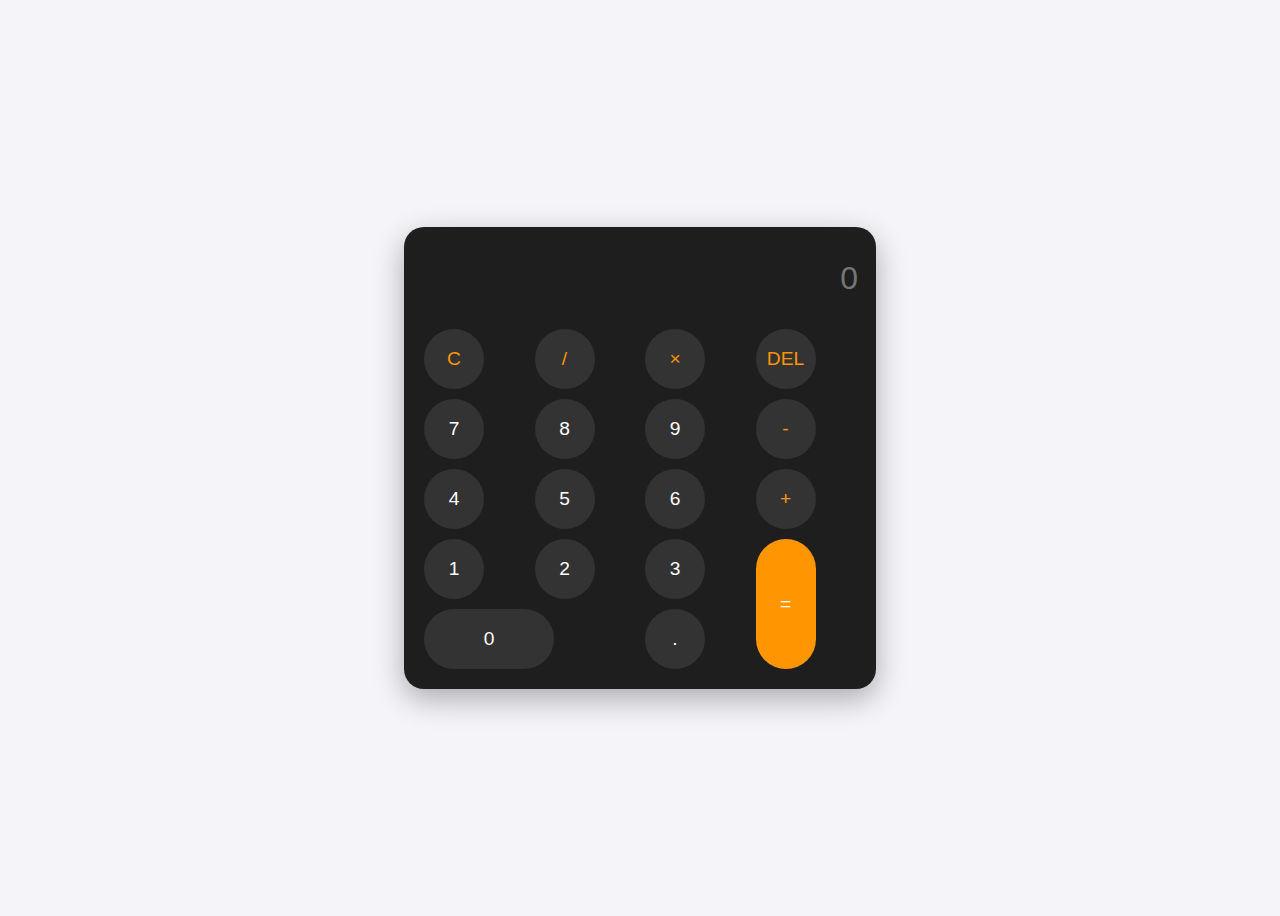
<file: TASK1/index.html>
<!DOCTYPE html>
<html lang="en">
<head>
    <meta charset="UTF-8">
    <meta name="viewport" content="width=device-width, initial-scale=1.0">
    <title>Modern Calculator - Task 1</title>
    <link rel="stylesheet" href="style.css">
</head>
<body>
    <div class="calculator">
        <input type="text" id="display" disabled placeholder="0">
        <div class="buttons">
            <button onclick="clearDisplay()" class="operator">C</button>
            <button onclick="appendToDisplay('/')" class="operator">/</button>
            <button onclick="appendToDisplay('*')" class="operator">×</button>
            <button onclick="deleteLast()" class="operator">DEL</button>
            
            <button onclick="appendToDisplay('7')">7</button>
            <button onclick="appendToDisplay('8')">8</button>
            <button onclick="appendToDisplay('9')">9</button>
            <button onclick="appendToDisplay('-')" class="operator">-</button>
            
            <button onclick="appendToDisplay('4')">4</button>
            <button onclick="appendToDisplay('5')">5</button>
            <button onclick="appendToDisplay('6')">6</button>
            <button onclick="appendToDisplay('+')" class="operator">+</button>
            
            <button onclick="appendToDisplay('1')">1</button>
            <button onclick="appendToDisplay('2')">2</button>
            <button onclick="appendToDisplay('3')">3</button>
            <button onclick="calculate()" id="equal">=</button>
            
            <button onclick="appendToDisplay('0')" class="zero">0</button>
            <button onclick="appendToDisplay('.')">.</button>
        </div>
    </div>
    <script src="script.js"></script>
</body>
</html>
</file>
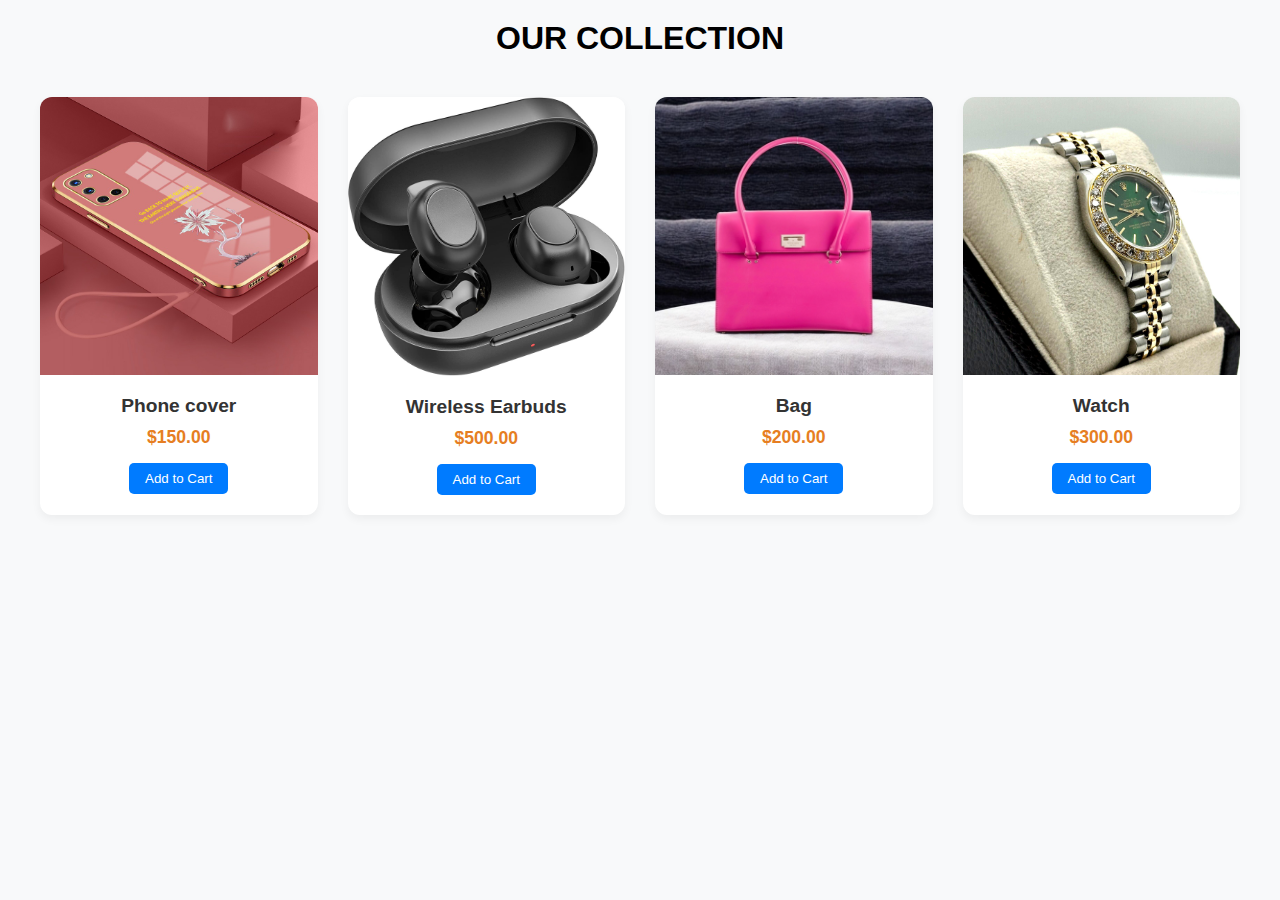
<file: TASK2/index.html>
<!DOCTYPE html>
<html lang="en">
<head>
    <meta charset="UTF-8">
    <meta name="viewport" content="width=device-width, initial-scale=1.0">
    <title>Modern Product Grid - Task 2</title>
    <link rel="stylesheet" href="style.css">
</head>
<body>
    <header>
        <h1>OUR COLLECTION</h1>
    </header>

    <main class="product-grid">
        <div class="product-card">
            <div class="image-box">
                <img src="phncvr_img.jpeg" alt="Product 1">
                <button class="hover-btn">Quick View</button>
            </div>
            <div class="info">
                <h3>Phone cover</h3>
                <p class="price">$150.00</p>
                <button class="buy-btn">Add to Cart</button>
            </div>
        </div>

        <div class="product-card">
            <div class="image-box">
                <img src="earpods_img.jpg" alt="Product 2">
                <button class="hover-btn">Quick View</button>
            </div>
            <div class="info">
                <h3>Wireless Earbuds</h3>
                <p class="price">$500.00</p>
                <button class="buy-btn">Add to Cart</button>
            </div>
        </div>

        <div class="product-card">
            <div class="image-box">
                <img src="bag2.jpg" alt="Product 3">
                <button class="hover-btn">Quick View</button>
            </div>
            <div class="info">
                <h3>Bag</h3>
                <p class="price">$200.00</p>
                <button class="buy-btn">Add to Cart</button>
            </div>
        </div>

        <div class="product-card">
            <div class="image-box">
                <img src="watch1.jpg" alt="Product 4">
                <button class="hover-btn">Quick View</button>
            </div>
            <div class="info">
                <h3>Watch</h3>
                <p class="price">$300.00</p>
                <button class="buy-btn">Add to Cart</button>
            </div>
        </div>
    </main>
</body>
</html>
</file>
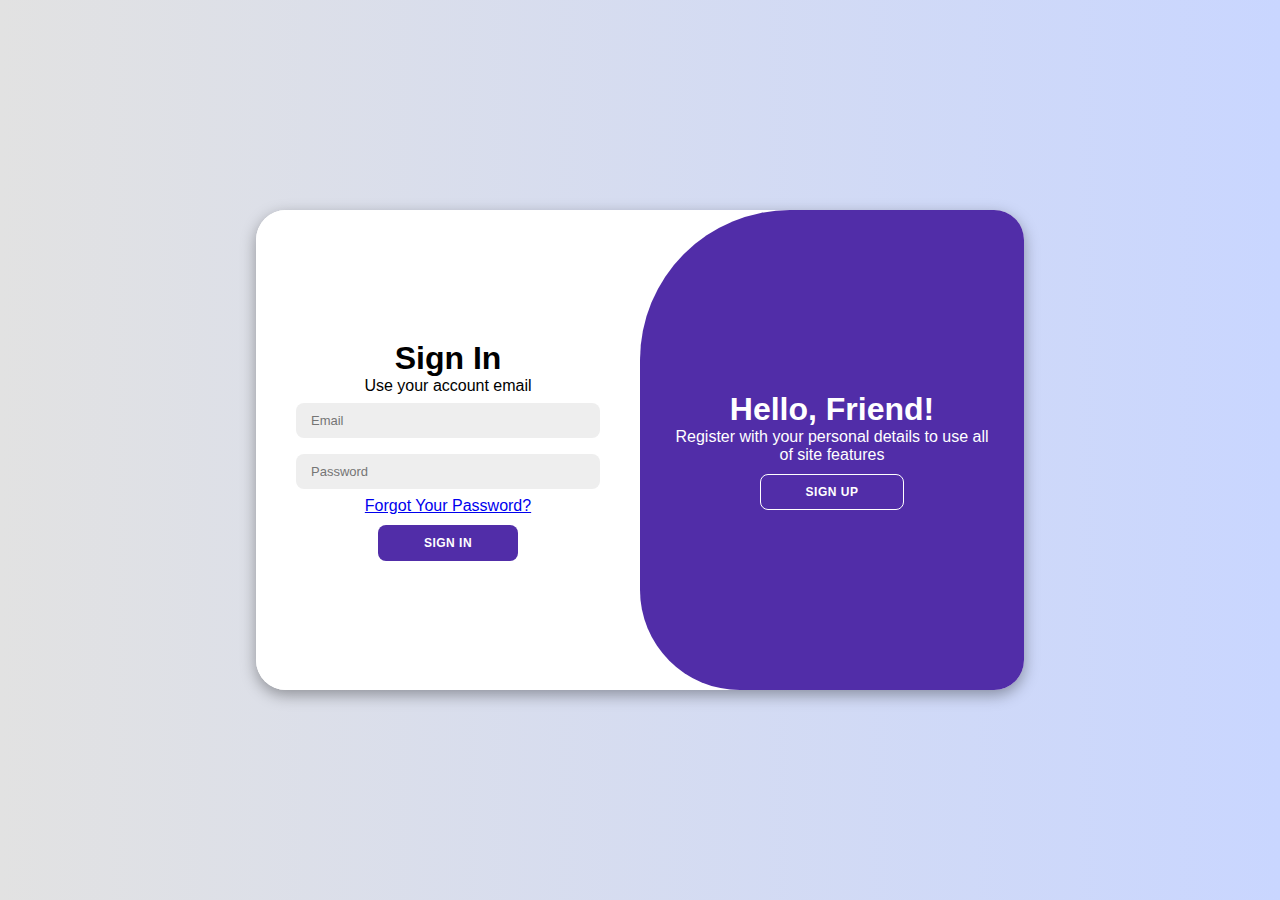
<file: TASK3/index.html>
<!DOCTYPE html>
<html lang="en">
<head>
    <meta charset="UTF-8">
    <meta name="viewport" content="width=device-width, initial-scale=1.0">
    <title>Modern Login/Signup - Task 3</title>
    <link rel="stylesheet" href="style.css">
</head>
<body>
    <div class="container" id="container">
        <div class="form-container sign-up">
            <form>
                <h1>Create Account</h1>
                <span>Use your email for registration</span>
                <input type="text" placeholder="Name" required>
                <input type="email" placeholder="Email" required>
                <input type="password" placeholder="Password" required>
                <button type="submit">Sign Up</button>
            </form>
        </div>

        <div class="form-container sign-in">
            <form>
                <h1>Sign In</h1>
                <span>Use your account email</span>
                <input type="email" placeholder="Email" required>
                <input type="password" placeholder="Password" required>
                <a href="#">Forgot Your Password?</a>
                <button type="submit">Sign In</button>
            </form>
        </div>

        <div class="toggle-container">
            <div class="toggle">
                <div class="toggle-panel toggle-left">
                    <h1>Welcome Back!</h1>
                    <p>Enter your personal details to use all of site features</p>
                    <button class="hidden" id="login">Sign In</button>
                </div>
                <div class="toggle-panel toggle-right">
                    <h1>Hello, Friend!</h1>
                    <p>Register with your personal details to use all of site features</p>
                    <button class="hidden" id="register">Sign Up</button>
                </div>
            </div>
        </div>
    </div>
    <script src="script.js"></script>
</body>
</html>
</file>
<file: TASK1/style.css>
body {
    display: flex;
    justify-content: center;
    align-items: center;
    height: 100vh;
    background-color: #f4f4f9;
    font-family: sans-serif;
}

.calculator {
    background-color: #1e1e1e;
    padding: 20px;
    border-radius: 20px;
    box-shadow: 0 10px 30px rgba(0,0,0,0.3);
}

#display {
    width: 100%;
    height: 60px;
    font-size: 2rem;
    text-align: right;
    margin-bottom: 20px;
    border: none;
    background: transparent;
    color: white;
    padding-right: 10px;
}

.buttons {
    display: grid;
    grid-template-columns: repeat(4, 1fr);
    gap: 10px;
}

button {
    width: 60px;
    height: 60px;
    border-radius: 50%;
    border: none;
    font-size: 1.2rem;
    cursor: pointer;
    background-color: #333;
    color: white;
    transition: 0.2s;
}

button:hover {
    background-color: #555;
}

.operator {
    color: #ff9500;
}

#equal {
    background-color: #ff9500;
    color: white;
    grid-row: span 2;
    height: 130px;
    border-radius: 30px;
}

.zero {
    grid-column: span 2;
    width: 130px;
    border-radius: 30px;
}
</file>
<file: TASK2/style.css>
* {
    margin: 0;
    padding: 0;
    box-sizing: border-box;
    font-family: 'Segoe UI', Tahoma, Geneva, Verdana, sans-serif;
}

body {
    background-color: #f8f9fa;
    padding: 20px;
}

header {
    text-align: center;
    margin-bottom: 40px;
}

/* Grid Layout  */
.product-grid {
    display: grid;
    /* auto-fit makes it responsive automatically */
    grid-template-columns: repeat(auto-fit, minmax(250px, 1fr)); 
    gap: 30px;
    max-width: 1200px;
    margin: 0 auto;
}

/* Product Card Styling */
.product-card {
    background: #fff;
    border-radius: 12px;
    overflow: hidden;
    transition: transform 0.3s ease, box-shadow 0.3s ease;
    box-shadow: 0 4px 10px rgba(0,0,0,0.05);
    position: relative;
}

/* Image Container & Hover Button */
.image-box {
    position: relative;
    overflow:hidden;
}

.image-box img {
    width: 100%;
    display:block;
    transition: transform 0.5s ease;
}

.hover-btn {
    position: absolute;
    bottom: -50px; 
    left: 50%;
    transform: translateX(-50%);
    background: rgba(0, 0, 0, 0.8);
    color: white;
    border: none;
    padding: 10px 20px;
    border-radius: 20px;
    cursor: pointer;
    transition: bottom 0.3s ease;
}

/* Hover Effects  */
.product-card:hover {
    transform: translateY(-10px);
    box-shadow: 0 15px 30px rgba(0,0,0,0.15);
}

.product-card:hover .image-box img {
    transform: scale(1.1);
}

.product-card:hover .hover-btn {
    bottom: 20px; 
}

/* Product Info */
.info {
    padding: 20px;
    text-align: center;
}

.info h3 {
    font-size: 1.2rem;
    color: #333;
    margin-bottom: 10px;
}

.price {
    color: #e67e22;
    font-weight: bold;
    font-size: 1.1rem;
    margin-bottom: 15px;
}

.buy-btn {
    background-color: #007bff;
    color: white;
    border: none;
    padding: 8px 16px;
    border-radius: 5px;
    cursor: pointer;
    transition: background 0.3s;
}

.buy-btn:hover {
    background-color: #0056b3;
}
</file>
<file: TASK3/style.css>
* {
    margin: 0; 
    padding: 0; 
    box-sizing: border-box;
    font-family: 'Montserrat', sans-serif;
}

body {
    background-color: #c9d6ff;
    background: linear-gradient(to right, #e2e2e2, #c9d6ff);
    display: flex; 
    align-items: center; 
    justify-content: center;
    height: 100vh;
}

.container {
    background-color: #fff;
    border-radius: 30px;
    box-shadow: 0 5px 15px rgba(0, 0, 0, 0.35);
    position: relative;
    overflow: hidden;
    width: 768px; 
    max-width: 100%; 
    min-height: 480px;
}

.form-container {
    position: absolute; 
    top: 0; 
    height: 100%;
    transition: all 0.6s ease-in-out;
}

form {
    background-color: #fff;
    display: flex; 
    align-items: center; 
    justify-content: center;
    flex-direction: column; 
    padding: 0 40px; 
    height: 100%;
}

input {
    background-color: #eee; 
    border: none;
    margin: 8px 0; 
    padding: 10px 15px; 
    font-size: 13px;
    border-radius: 8px; 
    width: 100%; 
    outline: none;
}

button {
    background-color: #512da8; 
    color: #fff;
    font-size: 12px; 
    padding: 10px 45px; 
    border: 1px solid transparent;
    border-radius: 8px; 
    font-weight: 600; 
    letter-spacing: 0.5px;
    text-transform: uppercase; 
    margin-top: 10px; 
    cursor: pointer;
}

button.hidden {
    background-color: transparent;
    border-color: #fff;
}

.sign-in {
    left: 0;
    width: 50%;
    z-index: 2;
}

.container.active .sign-in { 
    transform: translateX(100%); 
}

.sign-up {
    left: 0;
    width: 50%;
    opacity: 0;
    z-index: 1;
}

.container.active .sign-up { 
    transform: translateX(100%); 
    opacity: 1; 
    z-index: 5; 
    animation: move 0.6s;
}

.toggle-container {
    position: absolute;
    top: 0;
    left: 50%;
    width: 50%;
    height: 100%;
    overflow: hidden;
    transition: all 0.6s ease-in-out;
    z-index: 1000;
    border-radius: 150px 0 0 100px;
}

.container.active .toggle-container { 
    transform: translateX(-100%); 
    border-radius: 0 150px 100px 0; 
}

.toggle {
    background-color:#512da8;
    height: 100%;
    color: #fff;
    position: relative;
    left: -100%;
    width: 200%;
    transform: translateX(0);
    transition: all 0.6s ease-in-out;
}

.container.active .toggle { 
    transform: translateX(50%); 
}

.toggle-panel {
    position: absolute; 
    width: 50%; 
    height: 100%;
    display: flex; 
    align-items: center; 
    justify-content: center;
    flex-direction: column; 
    padding: 0 30px; 
    text-align: center;
    top: 0; 
    transform: translateX(0); 
    transition: all 0.6s ease-in-out;
}

.toggle-left { 
    transform: translateX(-200%); 
}

.container.active .toggle-left { 
    transform: translateX(0); 
}

.toggle-right { 
    right: 0; 
}

.container.active .toggle-right { 
    transform: translateX(200%); 
}


@keyframes move {
    0%, 49.99% {
        opacity: 0;
        z-index: 1;
    }
    50%, 100% {
        opacity: 1;
        z-index: 5;
    }
}
</file>
